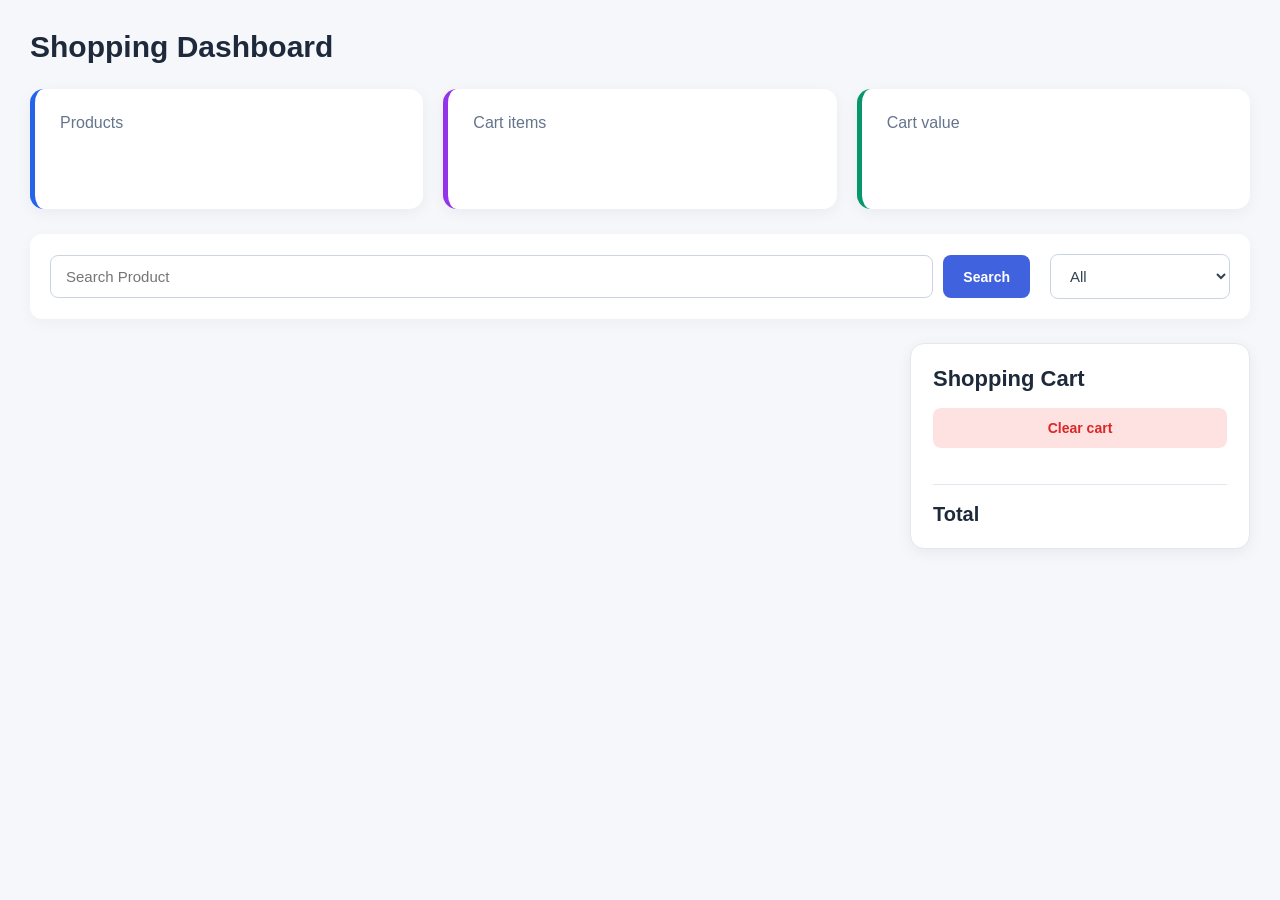
<file: e-commerce/index.html>
<!DOCTYPE html>
<html lang="en">
<head>
    <meta charset="UTF-8">
    <meta name="viewport" content="width=device-width, initial-scale=1.0">
    <title>E-commerce Shopping Dashboard</title>
    <link rel="stylesheet" href="style.css">
    <script src="script.js" defer></script>
</head>
<body>
    <div class="hero-section">
        <div class="count-section">
            <div id="total-products-count">
                <h3>Products</h3>
                <p id="js-total-products-count"></p>
            </div>

            <div id="total-cart-items">
                <h3>Cart items</h3>
                <p id="js-total-cart-items"></p>
            </div>

            <div id="total-cart-value">
                <h3>Cart value</h3>
                <p id="js-total-cart-value"></p>
            </div>
        </div>

        <div class="search-filter-section">
            <div class="js-search-section">
                <input type="text" name="search-item" id="search-item" placeholder="Search Product">
                <button id="js-search-btn">Search</button>
            </div>

            <div class="js-filter-section">
                <select name="item-type" id="item-type">
                    <option value="all" selected>All</option>
                    <option value="men's clothing">men's clothing</option>
                    <option value="jewelery">jewelery</option>
                    <option value="electronics">electronics</option>
                    <option value="women's clothing">women's clothing</option>
                </select>
            </div>
        </div>
    </div>

    <div class="product-display-section">

    </div>

    <div class="shoping-cart-section">
        <h2>Shopping Cart</h2>
        <button id="js-clear-cart-btn">Clear cart</button>
        <div class="js-cart-items">
        </div>
        <h2>Total<span id="js-cart-value"></span></h2>
    </div>
</body>
</html>
</file>
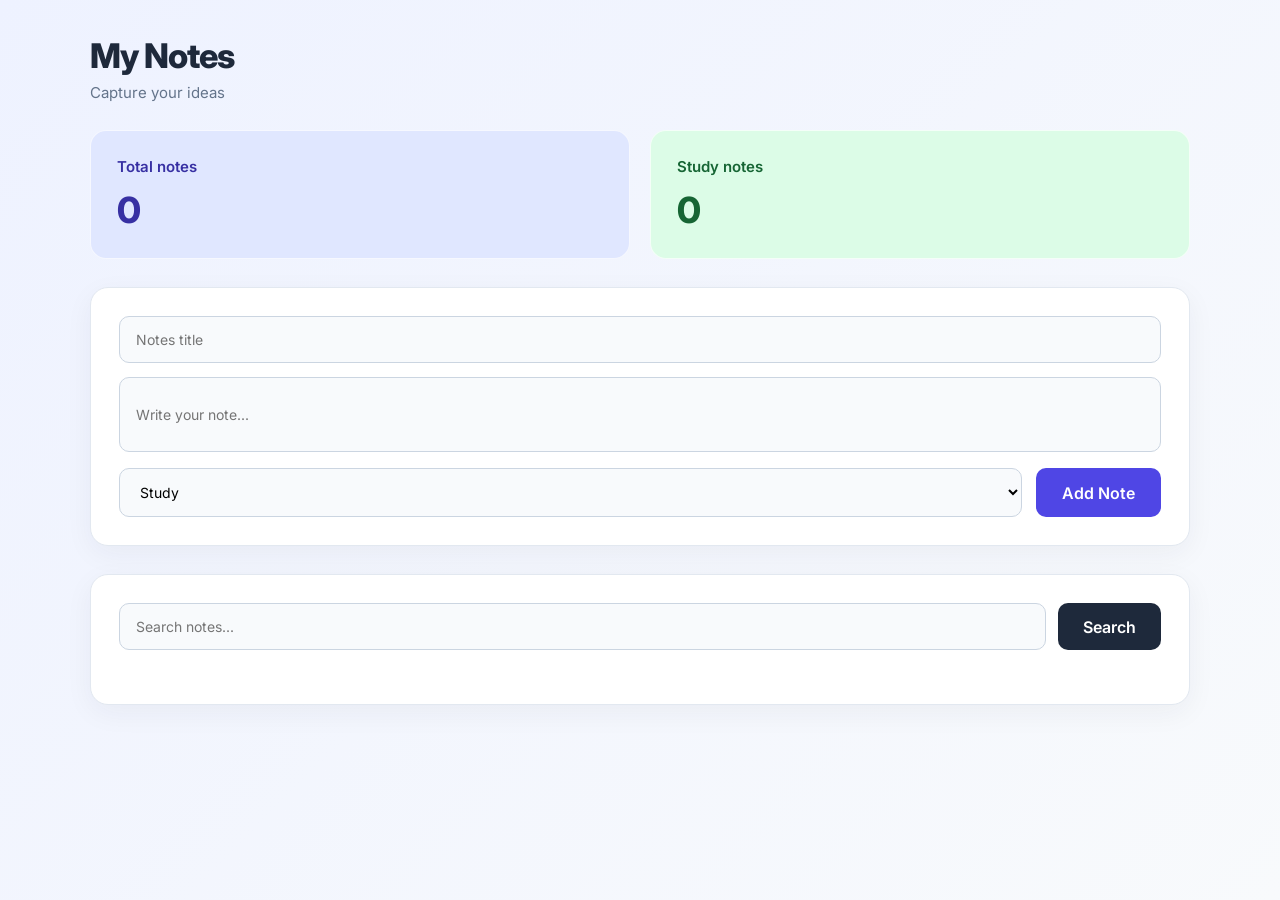
<file: Notes Manager/index.html>
<!DOCTYPE html>
<html lang="en">

<head>
    <meta charset="UTF-8">
    <meta name="viewport" content="width=device-width, initial-scale=1.0">
    <title>Notes Manager</title>
    <link rel="stylesheet" href="style.css">
</head>

<body>
    <div class="main-section">

        <div id="headings-section">
            <h1 class="heading">My Notes</h1>
            <p>Capture your ideas</p>
        </div>

        <div class="counters">
            <div class="total-notes">
                <h2>Total notes</h2>
                <p id="js-total-notes"></p>
            </div>
            <div class="total-study-notes">
                <h2>Study notes</h2>
                <p id="js-total-study-notes"></p>
            </div>
        </div>

        <div class="notes-adding-section">
            <div class="notes">

                <input type="text" name="js-notes-title" id="js-notes-title" placeholder="Notes title">

                <input type="text" name="js-notes-data" id="js-notes-data" placeholder="Write your note...">
            </div>

            <div class="notes-category">

                <select name="js-notes-category" id="js-notes-category">
                    <option value="study">Study</option>
                    <option value="personal">Personal</option>
                    <option value="work">Work</option>
                </select>

                <button id="js-add-note-btn">Add Note</button>
            </div>
        </div>

        <div class="notes-display-section">
            <div id="search">
                <input type="text" name="js-search" id="js-search" placeholder="Search notes...">
                <button id="js-search-btn">Search</button>
            </div>
            <div class="js-notes-display">

            </div>
        </div>
    </div>
    <script src="script.js"></script>
</body>

</html>
</file>
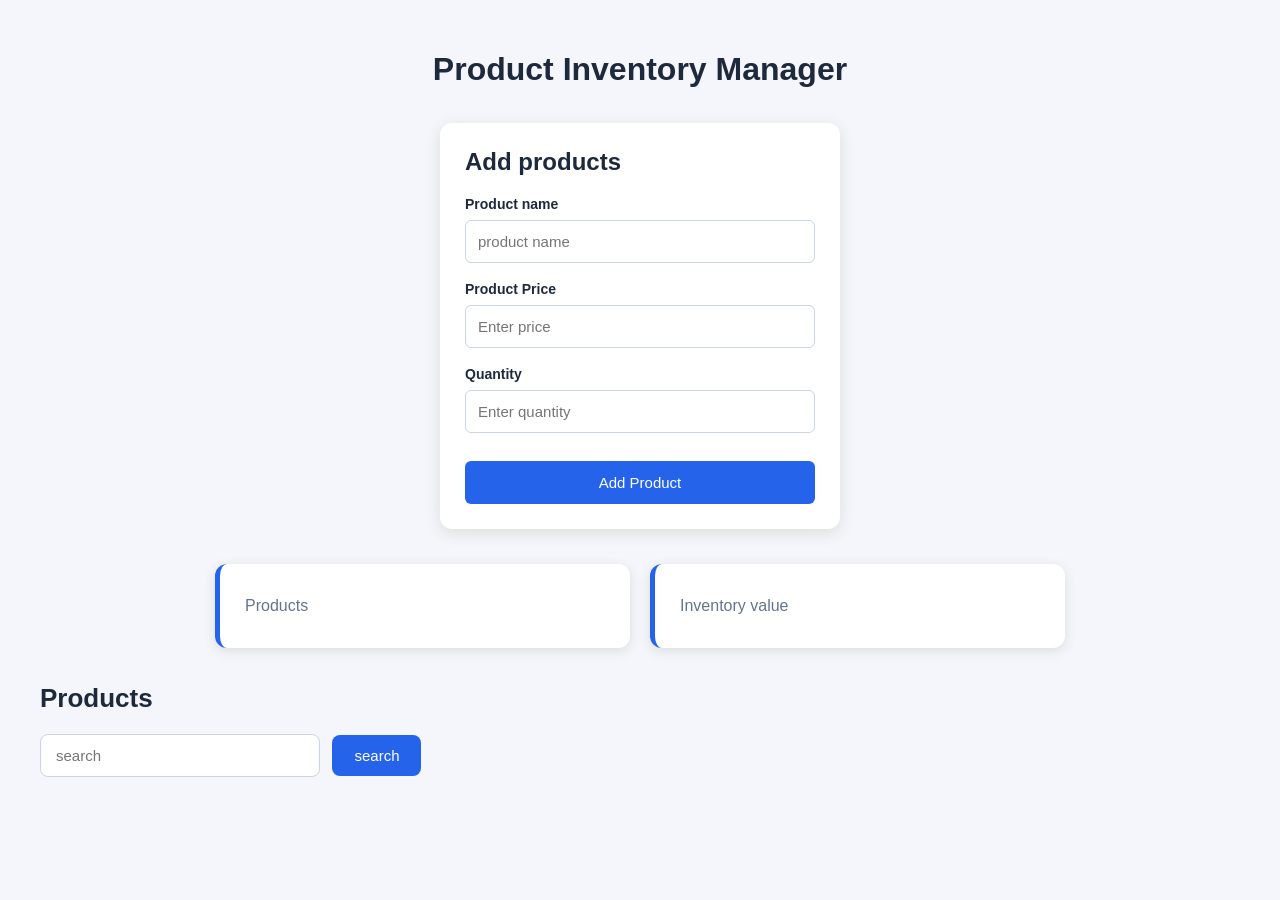
<file: Product Inventory Manager/index.html>
<!DOCTYPE html>
<html lang="en">

<head>
    <meta charset="UTF-8">
    <meta name="viewport" content="width=device-width, initial-scale=1.0">
    <title>Product Inventory Manager</title>
    <link rel="stylesheet" href="style.css">
</head>

<body>
    <h1>Product Inventory Manager</h1>
    <div class="addProducts">
        <h2>Add products</h2>

        <div class="name">
            <p>Product name</p>
            <input type="text" name="productName" id="productName" placeholder="product name">
        </div>

        <div class="productPrice">
            <p>Product Price</p>
            <input type="text" name="price" id="price" placeholder="Enter price">
        </div>

        <div class="productQuantity">
            <p>Quantity</p>
            <input type="text" name="quantity" id="quantity" placeholder="Enter quantity">
        </div>

        <button class="add" onclick="addProduct()">Add Product</button>
    </div>

    <div class="dashboard">
        <div class="totalProducts">
            <p>Products</p>
            <p class="total"></p>
        </div>
        <div class="value">
            <p>Inventory value</p>
            <p class="totalValue"></p>
        </div>
    </div>

    <div class="products">
        <h2>Products</h2>
        <input type="text" name="searchItem" id="searchItem" placeholder="search">
        <button onclick="search()">search</button>
        <div class="js-products"></div>
    </div>

    <script src="script.js">
       
    </script>
</body>

</html>
</file>
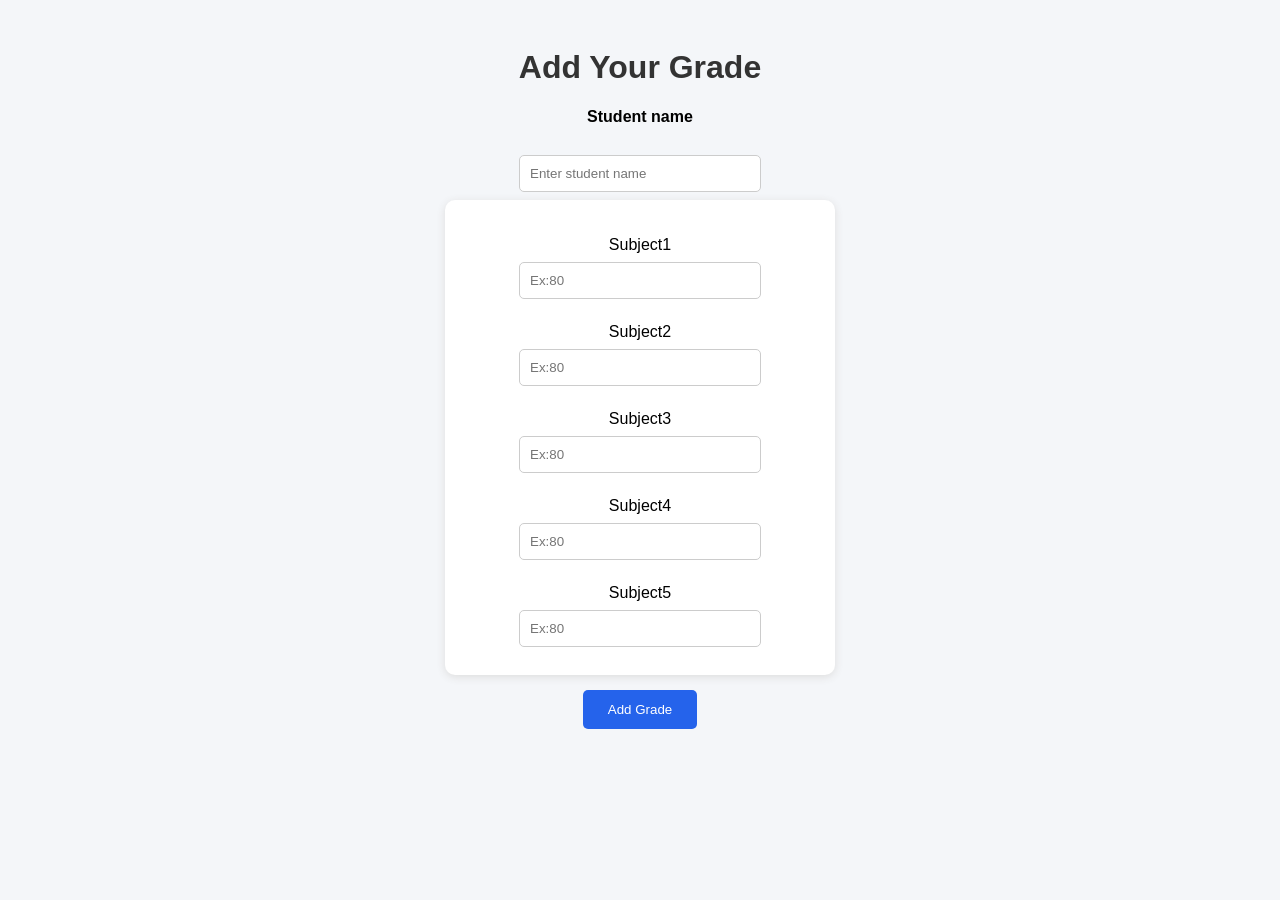
<file: Student Grade Calculator/index.html>
<!DOCTYPE html>
<html lang="en">

<head>
    <meta charset="UTF-8">
    <meta name="viewport" content="width=device-width, initial-scale=1.0">
    <title>Student Grade Calculator</title>
    <link rel="stylesheet" href="style.css">
</head>

<body>
    <h1>Add Your Grade</h1>
    <h4>Student name</h4>
    <input type="text" name="studentName" id="studentName" placeholder="Enter student name">
    <br>
    <div id="studentMarks">
        <p>Subject1</p>
        <input type="text" name="subject1" id="subject1" placeholder="Ex:80">

        <p>Subject2</p>
        <input type="text" name="subject2" id="subject2" placeholder="Ex:80">

        <p>Subject3</p>
        <input type="text" name="subject3" id="subject3" placeholder="Ex:80">

        <p>Subject4</p>
        <input type="text" name="subject4" id="subject4" placeholder="Ex:80">

        <p>Subject5</p>
        <input type="text" name="subject5" id="subject5" placeholder="Ex:80">

    </div>
    <button onclick="add()">Add Grade</button>

    <div id="studentsList"></div>

    <script>
        const students = []
        function add() {
            const name=document.querySelector('#studentName').value;
            const subject1 = Number(document.querySelector('#subject1').value);
            const grade1= subject1>=35 ? 'pass':'fail';

            const subject2 = Number(document.querySelector('#subject2').value);
            const grade2= subject2>=35 ? 'pass':'fail';

            const subject3 = Number(document.querySelector('#subject3').value);
            const grade3= subject3>=35 ? 'pass':'fail';

            const subject4 = Number(document.querySelector('#subject4').value);
            const grade4= subject4>=35 ? 'pass':'fail';

            const subject5 = Number(document.querySelector('#subject5').value);
            const grade5= subject5>=35 ? 'pass':'fail';

            document.querySelector('#subject1').value = '';
            document.querySelector('#subject2').value = '';
            document.querySelector('#subject3').value = '';
            document.querySelector('#subject4').value = '';
            document.querySelector('#subject5').value = '';
            document.querySelector('#studentName').value='';

            let total=subject1+subject2+subject3+subject4+subject5;
            students.push({
                name: name,
                marks: [
                    {
                        mark: subject1,  
                        grade: grade1,
                    },
                    {
                        mark: subject2,
                        grade: grade2,
                    },
                    {
                        mark: subject3,
                        grade: grade3,
                    },
                    {
                        mark: subject4,
                        grade: grade4,
                    },
                    {
                        mark: subject5,
                        grade: grade5,
                    }
                    
                ],
                total: total,
            });

            students.forEach((student)=>{
                let fail=0;
                student.marks.forEach((markk)=>{
                    if(markk.grade==='fail'){
                        fail++;
                    }
                })
                if(fail==0){
                    student.result='pass'
                }
                else{
                    student.result='fail'
                }
            });

            display();

        }

        function display() {
            let detailsList = '';
            students.forEach(
                (student) => {
                    detailsList += `<div class="student-card">
                    <p>student name:${student.name}</p>
                            `
                    student.marks.forEach((markk,index) => {
                        detailsList += `<p>subject ${index+1} :${markk.mark}</p>
                            <p>grade:${markk.grade}</p>`;
                    });

                    detailsList+=`total=${student.total}/500 
                    result:${student.result}
                    </div>`;
                }
            );
            document.querySelector('#studentsList').innerHTML = detailsList;
        }

    </script>
</body>

</html>
</file>
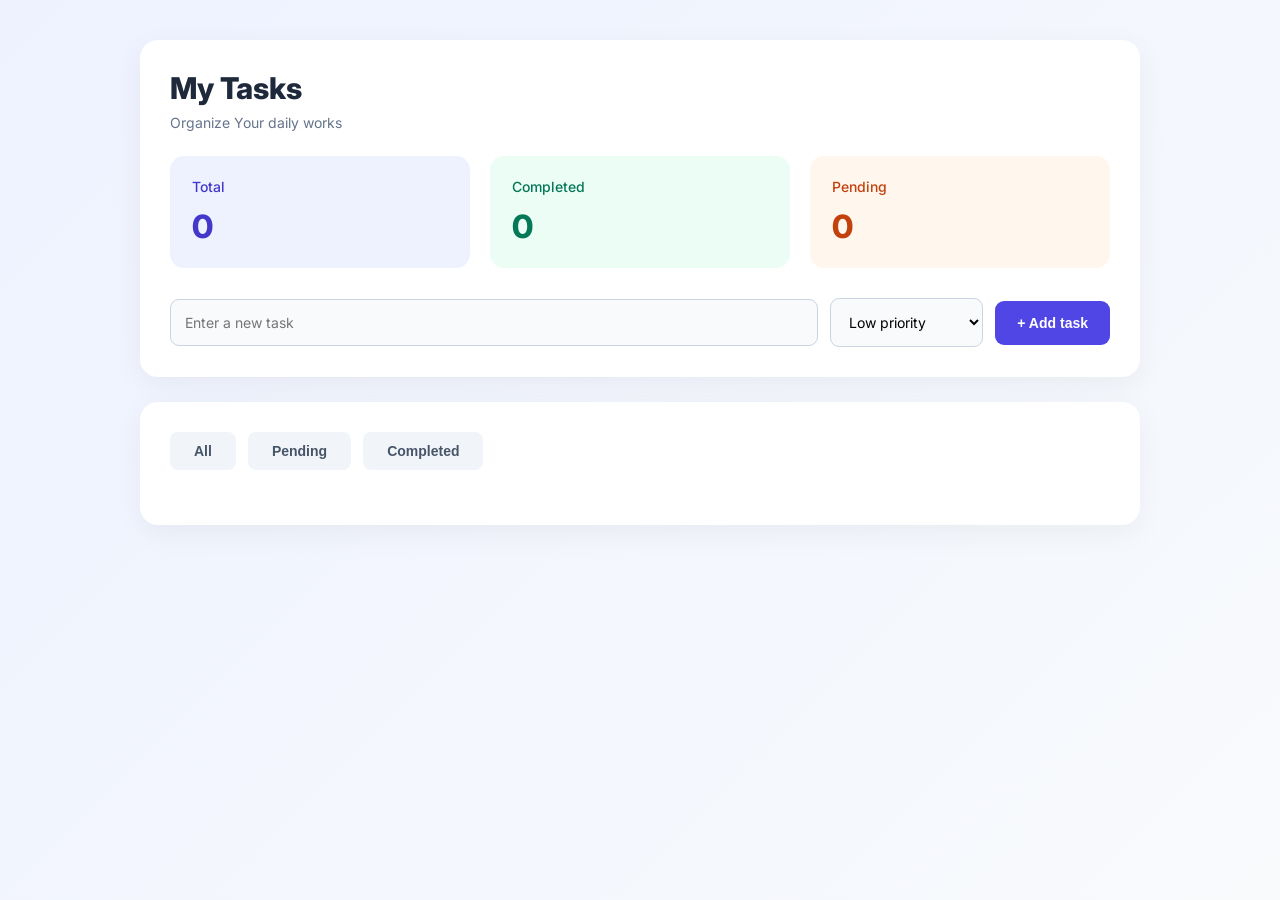
<file: Task Management Dashboard/index.html>
<!DOCTYPE html>
<html lang="en">
<head>
    <meta charset="UTF-8">
    <meta name="viewport" content="width=device-width, initial-scale=1.0">
    <title>Task Management Dashboard</title>
    <link rel="stylesheet" href="style.css">
</head>
<body>
    <div class="hero">
        <div class="heading">
            <h2>My Tasks</h2>
            <p>Organize Your daily works</p>
        </div>

        <div class="count">

            <div class="displayTotal">
                <h3>Total</h3>
                <h2 class="js-total-tasks"></h2>
            </div>

            <div class="displayCompleted">
                <h3>Completed</h3>
                <h2 class="js-total-completed"></h2>
            </div>

            <div class="displayPending">
                <h3>Pending</h3>
                <h2 class="js-total-pending"></h2>
            </div>

        </div>

        <div class="task-adding-setction">
            <input type="text" name="newTask" id="newTask" placeholder="Enter a new task">

            <select name="priority" id="priority">
                <option value="Low priority">Low priority</option>
                <option value="Medium priority">Medium priority</option>
                <option value="High priority">High priority</option>
            </select>

            <button class="js-add-button">+ Add task</button>
        </div>
    </div>

    <div class="project-display-section">
        <div class="project-status">
            <button class="js-all">All</button>
            <button class="js-pending">Pending</button>
            <button class="js-completed">Completed</button>
        </div>

        <div class="js-projects-display">

        </div>
    </div>

    <script src="script.js"></script>

</body>
</html>
</file>
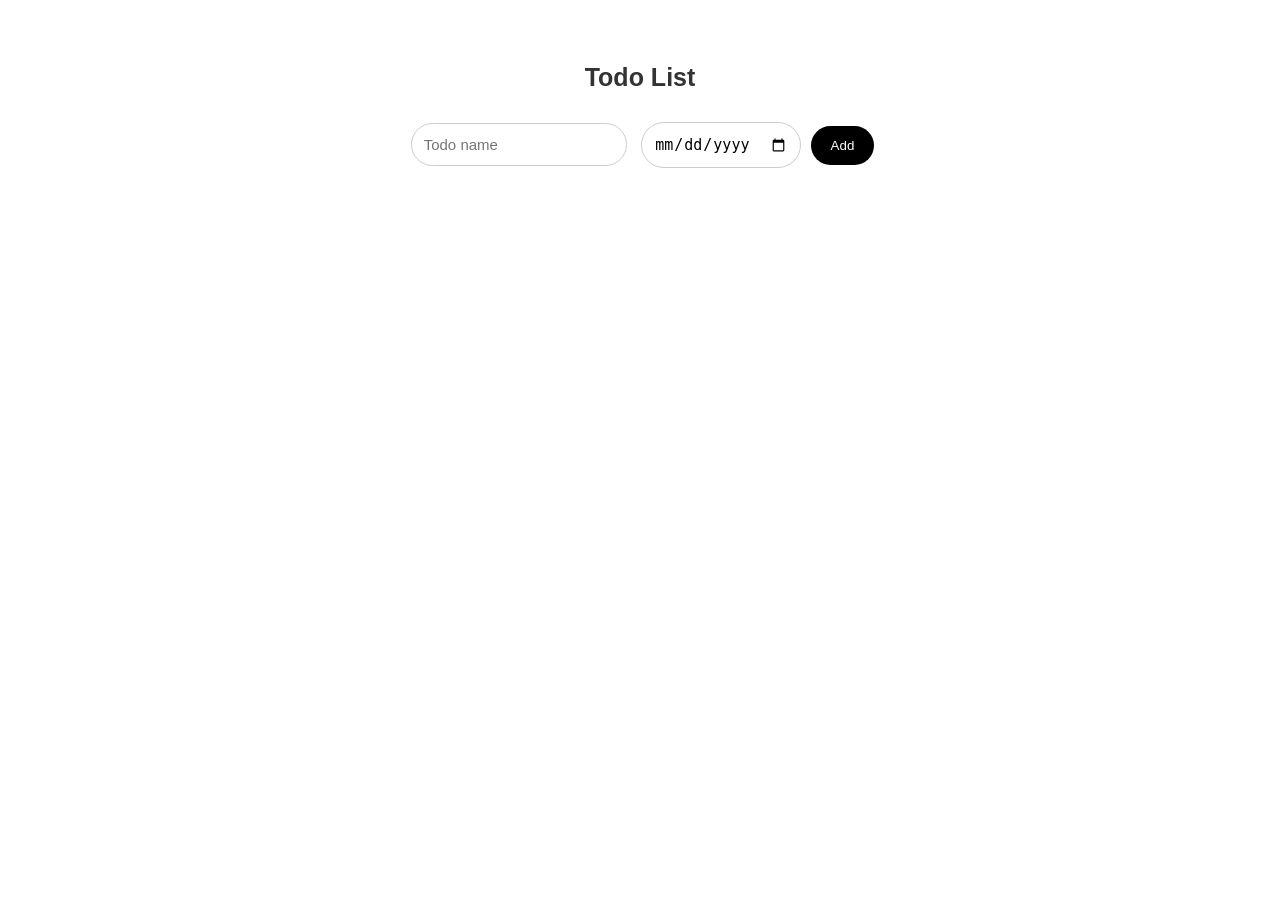
<file: todo/index.html>
<!DOCTYPE html>
<html lang="en">

<head>
    <meta charset="UTF-8">
    <meta name="viewport" content="width=device-width, initial-scale=1.0">
    <title>Simple todo</title>
    <link rel="stylesheet" href="style.css">
</head>

<body>
    <p>
        Todo List
    </p>

    <input class="js-todo" placeholder="Todo name">

    <input type="date" name="date" id="date">

    <button class="js-btn" onclick="addTodo()">Add</button>

    <div class="js-todoList"></div>
    
    <script src="script.js">
    </script>
</body>

</html>
</file>
<file: e-commerce/style.css>
/* General styling */
* {
    margin: 0;
    padding: 0;
    box-sizing: border-box;
}

body {
    font-family: 'Segoe UI', Arial, sans-serif;
    background: #f5f7fb;
    color: #1e293b;
    max-width: 1800px;
    margin: 0 auto;
    padding: 30px;
    display: grid;
    grid-template-columns: minmax(0, 1fr) 340px;
    gap: 24px;
    align-items: start;
}

/* Full-width dashboard header */
.hero-section {
    grid-column: 1 / -1;
    min-width: 0;
}
.hero-section::before {
    content: 'Shopping Dashboard';
    display: block;
    font-size: 30px;
    font-weight: 700;
    margin-bottom: 25px;
}
.count-section {
    display: grid;
    grid-template-columns: repeat(3, minmax(0, 1fr));
    gap: 20px;
    margin-bottom: 25px;
}
.count-section > div {
    background: white;
    padding: 25px;
    border-radius: 14px;
    box-shadow: 0 4px 15px rgba(0,0,0,.05);
}
.count-section h3 {
    font-size: 16px;
    font-weight: 500;
    color: #64748b;
    margin-bottom: 12px;
}
.count-section p {
    font-size: 30px;
    font-weight: 700;
    min-height: 40px;
    overflow-wrap: anywhere;
}
#total-products-count { border-left: 5px solid #2563eb; color: #2563eb; }
#total-cart-items { border-left: 5px solid #9333ea; color: #9333ea; }
#total-cart-value { border-left: 5px solid #059669; color: #059669; }

/* Search and filter */
.search-filter-section {
    display: flex;
    align-items: center;
    justify-content: space-between;
    gap: 20px;
    background: white;
    padding: 20px;
    border-radius: 12px;
    box-shadow: 0 4px 15px rgba(0,0,0,.04);
}
.js-search-section { display: flex; gap: 10px; flex: 1; min-width: 0; }
#search-item, #item-type {
    padding: 12px 15px;
    border: 1px solid #cbd5e1;
    border-radius: 8px;
    background: white;
    color: #334155;
    font-size: 15px;
}
#search-item { width: 100%; min-width: 0; }
#item-type { min-width: 180px; cursor: pointer; }
#search-item:focus, #item-type:focus {
    outline: 2px solid #93c5fd;
    border-color: #2563eb;
}
button {
    border: none;
    border-radius: 8px;
    padding: 12px 20px;
    font-size: 14px;
    font-weight: 600;
    cursor: pointer;
    transition: background .2s, transform .2s, box-shadow .2s;
}
button:active { transform: scale(.96); }
button:focus-visible { outline: 3px solid #93c5fd; outline-offset: 2px; }
#js-search-btn, .js-add-to-cart-btn { background: #4062df; color: white; }
#js-search-btn:hover, .js-add-to-cart-btn:hover { background: #294ac4; }

/* Products: left column */
.product-display-section {
    grid-column: 1;
    min-width: 0;
    display: grid;
    grid-template-columns: repeat(auto-fill, minmax(min(100%, 220px), 1fr));
    gap: 20px;
}
.product-cards {
    display: flex;
    flex-direction: column;
    gap: 12px;
    min-width: 0;
    background: white;
    padding: 20px;
    border: 1px solid #e2e8f0;
    border-radius: 14px;
    box-shadow: 0 4px 15px rgba(0,0,0,.06);
    overflow: hidden;
    transition: transform .25s, box-shadow .25s;
}
.product-cards:hover { transform: translateY(-4px); box-shadow: 0 10px 25px rgba(0,0,0,.1); }
.product-image { width: 100%; height: 200px; object-fit: contain; padding: 12px; }
.product-title, .product-description {
    display: -webkit-box;
    -webkit-box-orient: vertical;
    overflow: hidden;
    overflow-wrap: anywhere;
}
.product-title { font-size: 17px; line-height: 1.5; font-weight: 600; -webkit-line-clamp: 2; min-height: 51px; }
.product-description { color: #64748b; font-size: 13px; line-height: 1.6; -webkit-line-clamp: 3; }
.product-price { font-size: 21px; font-weight: 700; }
.product-category { align-self: flex-start; background: #eff6ff; color: #2563eb; padding: 6px 12px; border-radius: 20px; font-size: 12px; font-weight: 500; text-transform: capitalize; }
.product-rating { color: #d97706; font-size: 15px; font-weight: 600; }
.product-rating::before { content: '★ '; }
.product-count { color: #64748b; font-size: 13px; }
.product-count::after { content: ' reviews'; }
.js-add-to-cart-btn { width: 100%; margin-top: auto; padding: 12px; }

/* Shopping cart: sticky right column */
.shoping-cart-section {
    grid-column: 2;
    position: sticky;
    top: 20px;
    align-self: start;
    min-width: 0;
    max-height: calc(100vh - 40px);
    display: flex;
    flex-direction: column;
    background: white;
    padding: 22px;
    border: 1px solid #e2e8f0;
    border-radius: 14px;
    box-shadow: 0 4px 15px rgba(0,0,0,.06);
}
.shoping-cart-section > h2 { font-size: 22px; margin-bottom: 16px; }
#js-clear-cart-btn { background: #fee2e2; color: #dc2626; width: 100%; }
#js-clear-cart-btn:hover { background: #dc2626; color: white; }

/* Scrollable cart items */
.js-cart-items {
    margin: 18px 0;
    min-height: 0;
    overflow-y: auto;
    overscroll-behavior: contain;
    scrollbar-width: thin;
}
.js-cart-items:empty::before {
    content: 'Your cart is empty';
    display: block;
    text-align: center;
    padding: 32px 12px;
    color: #94a3b8;
    background: #f8fafc;
    border-radius: 10px;
}
.js-cart-items > h2 { font-size: 16px; font-weight: 500; color: #94a3b8; text-align: center; padding: 32px 12px; background: #f8fafc; border-radius: 10px; }
.cart-cards { display: flex; align-items: center; gap: 12px; justify-content: space-between; padding: 14px 0; border-bottom: 1px solid #e2e8f0; }
.cart-cards:last-child { border-bottom: none; }
.cart-item-description { flex: 1; min-width: 0; }
.cart-item-title { font-size: 14px; font-weight: 600; line-height: 1.5; overflow-wrap: anywhere; }
.cart-item-price { color: #059669; font-size: 15px; font-weight: 600; margin-top: 6px; }
.js-product-delete-btn { background: #fee2e2; color: #dc2626; padding: 8px 12px; font-size: 12px; flex-shrink: 0; text-transform: capitalize; }
.js-product-delete-btn:hover { background: #dc2626; color: white; }
.shoping-cart-section > h2:last-child { display: flex; justify-content: space-between; align-items: center; gap: 12px; border-top: 1px solid #e2e8f0; padding-top: 18px; margin: 0; font-size: 20px; }
#js-cart-value { color: #059669; overflow-wrap: anywhere; min-width: 0; }

/* Tablet */
@media (max-width: 1000px) {
    body { padding: 20px; grid-template-columns: minmax(0, 1fr) 290px; gap: 18px; }
    .shoping-cart-section { padding: 16px; }
    .product-display-section { gap: 15px; }
}

/* Small screens: cart below products */
@media (max-width: 760px) {
    body { grid-template-columns: minmax(0, 1fr); padding: 16px; }
    .hero-section, .product-display-section, .shoping-cart-section { grid-column: 1; }
    .shoping-cart-section { position: static; max-height: none; }
    .js-cart-items { max-height: 420px; }
    .count-section { gap: 10px; }
    .count-section > div { padding: 14px; }
    .count-section p { font-size: 22px; }
    .search-filter-section { flex-direction: column; align-items: stretch; }
    #item-type { width: 100%; }
}
@media (max-width: 480px) {
    body { padding: 12px; }
    .hero-section::before { font-size: 24px; }
    .count-section { grid-template-columns: 1fr; }
    .product-display-section { grid-template-columns: 1fr; }
    .product-image { height: 220px; }
}
</file>
<file: Notes Manager/style.css>
@import url('https://fonts.googleapis.com/css2?family=Inter:wght@400;500;600;700;800&display=swap');

:root {
    --primary: #4f46e5;
    --primary-dark: #4338ca;
    --text: #1e293b;
    --muted: #64748b;
    --border: #e2e8f0;
    --background: #f1f5ff;
}

* {
    margin: 0;
    padding: 0;
    box-sizing: border-box;
}

body {
    font-family: 'Inter', sans-serif;
    background: linear-gradient(135deg, #eef2ff, #f8fafc);
    color: var(--text);
    min-height: 100vh;
    padding: 35px 20px;
}

button,
input,
select {
    font: inherit;
}

button {
    cursor: pointer;
    transition: 0.2s ease;
}

.main-section {
    max-width: 1100px;
    margin: 0 auto;
}

/* HEADER */

#headings-section {
    margin-bottom: 28px;
}

.heading {
    font-size: 34px;
    font-weight: 800;
    letter-spacing: -1px;
    margin-bottom: 7px;
}

#headings-section p {
    color: var(--muted);
    font-size: 15px;
}

/* COUNTERS */

.counters {
    display: grid;
    grid-template-columns: repeat(2, 1fr);
    gap: 20px;
    margin-bottom: 28px;
}

.total-notes,
.total-study-notes {
    padding: 26px;
    border-radius: 16px;
    border: 1px solid rgba(255,255,255,0.7);
}

.total-notes {
    background: #e0e7ff;
    color: #3730a3;
}

.total-study-notes {
    background: #dcfce7;
    color: #166534;
}

.counters h2 {
    font-size: 15px;
    font-weight: 600;
    margin-bottom: 12px;
}

.counters p {
    font-size: 36px;
    font-weight: 800;
}

/* ADD NOTES SECTION */

.notes-adding-section {
    background: #ffffff;
    padding: 28px;
    border-radius: 18px;
    box-shadow: 0 8px 28px rgba(30, 41, 59, 0.05);
    margin-bottom: 28px;
    border: 1px solid var(--border);
}

.notes {
    display: flex;
    flex-direction: column;
    gap: 14px;
    margin-bottom: 16px;
}

#js-notes-title,
#js-notes-data,
#js-notes-category,
#js-search,
#js-edit-text {
    width: 100%;
    border: 1px solid #cbd5e1;
    background: #f8fafc;
    padding: 14px 16px;
    border-radius: 10px;
    font-size: 14px;
    outline: none;
    transition: 0.2s;
}

#js-notes-title:focus,
#js-notes-data:focus,
#js-notes-category:focus,
#js-search:focus,
#js-edit-text:focus {
    border-color: #818cf8;
    box-shadow: 0 0 0 3px #e0e7ff;
    background: white;
}

#js-notes-data {
    min-height: 75px;
}

.notes-category {
    display: flex;
    gap: 14px;
}

#js-notes-category {
    flex: 1;
    cursor: pointer;
}

#js-add-note-btn {
    background: var(--primary);
    color: white;
    border: none;
    padding: 14px 26px;
    border-radius: 10px;
    font-weight: 600;
    white-space: nowrap;
}

#js-add-note-btn:hover {
    background: var(--primary-dark);
    transform: translateY(-2px);
}

/* NOTES DISPLAY SECTION */

.notes-display-section {
    background: white;
    border: 1px solid var(--border);
    padding: 28px;
    border-radius: 18px;
    box-shadow: 0 8px 28px rgba(30, 41, 59, 0.05);
}

/* SEARCH */

#search {
    display: flex;
    gap: 12px;
    margin-bottom: 26px;
}

#js-search {
    flex: 1;
    min-width: 0;
}

#js-search-btn {
    padding: 12px 25px;
    border: none;
    border-radius: 10px;
    background: #1e293b;
    color: white;
    font-weight: 600;
}

#js-search-btn:hover {
    background: #334155;
}

/* NOTES GRID */

.js-notes-display {
    display: grid;
    grid-template-columns: repeat(2, minmax(0, 1fr));
    gap: 20px;
}

/* NOTE CARD */

.note-card {
    background: #ffffff;
    border: 1px solid var(--border);
    border-left: 4px solid var(--primary);
    border-radius: 14px;
    padding: 22px;
    min-width: 0;
    display: flex;
    flex-direction: column;
    gap: 16px;
    transition: 0.2s ease;
}

.note-card:hover {
    transform: translateY(-3px);
    box-shadow: 0 10px 28px rgba(30, 41, 59, 0.09);
}

.display-notes-data {
    flex: 1;
    min-width: 0;
}

.display-notes-data h2 {
    font-size: 19px;
    font-weight: 700;
    margin-bottom: 12px;
    overflow-wrap: anywhere;
}

.display-notes-data p {
    font-size: 14px;
    line-height: 1.7;
    color: #475569;
    margin-bottom: 12px;
    overflow-wrap: anywhere;
    white-space: pre-wrap;
}

/* Category label - last paragraph */

.display-notes-data p:last-child {
    display: table;
    background: #eef2ff;
    color: #4338ca;
    padding: 5px 12px;
    border-radius: 20px;
    font-size: 12px;
    font-weight: 600;
    text-transform: capitalize;
    margin-bottom: 0;
    white-space: normal;
}

/* EDIT SECTION */

.edit-section[hidden] {
    display: none !important;
}

.edit-section {
    display: flex;
    gap: 10px;
    align-items: center;
    background: #f8fafc;
    padding: 12px;
    border-radius: 10px;
}

#js-edit-text {
    flex: 1;
    min-width: 0;
    background: white;
}

.js-submit-btn {
    background: #16a34a;
    color: white;
    border: none;
    padding: 13px 18px;
    border-radius: 8px;
    font-size: 13px;
    font-weight: 600;
}

.js-submit-btn:hover {
    background: #15803d;
}

/* EDIT AND DELETE BUTTONS */

.changes-btns {
    display: flex;
    gap: 10px;
    padding-top: 14px;
    border-top: 1px solid var(--border);
}

.js-edit-btn,
.js-delete-btn {
    border: none;
    border-radius: 8px;
    padding: 10px 20px;
    font-size: 13px;
    font-weight: 600;
}

.js-edit-btn {
    background: #e0e7ff;
    color: #4338ca;
}

.js-edit-btn:hover {
    background: #c7d2fe;
}

.js-delete-btn {
    background: #fee2e2;
    color: #b91c1c;
}

.js-delete-btn:hover {
    background: #fecaca;
}

/* BUTTON CLICK ANIMATION */

button:active {
    transform: scale(0.97);
}

/* ACCESSIBILITY */

button:focus-visible {
    outline: 3px solid #818cf8;
    outline-offset: 3px;
}

/* TABLET */

@media (max-width: 768px) {
    body {
        padding: 22px 14px;
    }

    .heading {
        font-size: 28px;
    }

    .notes-adding-section,
    .notes-display-section {
        padding: 20px;
    }

    .js-notes-display {
        grid-template-columns: 1fr;
    }
}

/* MOBILE */

@media (max-width: 480px) {
    .counters {
        gap: 10px;
    }

    .total-notes,
    .total-study-notes {
        padding: 18px;
    }

    .counters h2 {
        font-size: 12px;
    }

    .counters p {
        font-size: 28px;
    }

    .notes-category {
        flex-direction: column;
    }

    #search {
        flex-direction: column;
    }

    #js-search-btn,
    #js-add-note-btn {
        width: 100%;
    }

    .edit-section {
        flex-direction: column;
        align-items: stretch;
    }

    .js-edit-btn,
    .js-delete-btn {
        flex: 1;
    }
}
</file>
<file: Product Inventory Manager/style.css>
* {
    box-sizing: border-box;
}

body {
    font-family: Arial, sans-serif;
    background-color: #f4f6fb;
    color: #1e293b;
    margin: 0;
    padding: 30px;
}

h1 {
    text-align: center;
    color: #1e293b;
    margin-bottom: 35px;
}

h2 {
    margin-top: 0;
}

/* Add Product Form */

.addProducts {
    background-color: white;
    width: 400px;
    max-width: 100%;
    padding: 25px;
    margin: 20px auto;
    border-radius: 12px;
    box-shadow: 0 4px 15px #ddd;
}

.addProducts p {
    font-size: 14px;
    font-weight: 600;
    margin-bottom: 8px;
}

.addProducts input {
    width: 100%;
    padding: 12px;
    border: 1px solid #cbd5e1;
    border-radius: 6px;
    font-size: 15px;
    outline: none;
}

.addProducts input:focus {
    border-color: #2563eb;
}

.addProducts .name,
.productPrice,
.productQuantity {
    margin-bottom: 18px;
}

.add {
    background-color: #2563eb;
    color: white;
    width: 100%;
    padding: 13px;
    border: none;
    border-radius: 6px;
    font-size: 15px;
    cursor: pointer;
    margin-top: 10px;
}

.add:hover {
    background-color: #1d4ed8;
}

/* Dashboard */

.dashboard {
    display: grid;
    grid-template-columns: repeat(2, 1fr);
    gap: 20px;
    max-width: 850px;
    margin: 35px auto;
}

.totalProducts,
.value {
    background-color: white;
    padding: 25px;
    border-radius: 12px;
    box-shadow: 0 3px 12px #ddd;
    border-left: 5px solid #2563eb;
}

.totalProducts p,
.value p {
    margin: 8px 0;
    color: #64748b;
}

.total,
.totalValue {
    font-size: 30px;
    font-weight: bold;
    color: #1e293b !important;
}

/* Products Section */

.products {
    max-width: 1000px;
    margin: 30px auto;
}

.products h2 {
    margin-bottom: 20px;
}

.js-products {
    display: grid;
    grid-template-columns: repeat(3, 1fr);
    gap: 20px;
}

/* Individual Product Cards */




.product-card {
    background: white;
    padding: 22px;
    border-radius: 20px;
    border: 1px solid #e2e8f0;
    box-shadow: 0 3px 10px #ddd;
}

.product-card > h3 {
    font-size: 24px;
    color: #1e293b;
    margin: 5px 0 25px;
    padding-bottom: 25px;
    border-bottom: 1px solid #e2e8f0;
}

.product-info {
    display: flex;
    justify-content: space-between;
    align-items: center;
    padding-bottom: 25px;
    border-bottom: 2px solid #e2e8f0;
    margin-bottom: 25px;
}

.product-info div:last-child {
    text-align: right;
}

.product-info p {
    color: #64748b;
    font-size: 15px;
    margin: 5px 0 12px;
    font-weight: normal;
}

.product-info h3 {
    color: #1e293b;
    font-size: 20px;
    margin: 0;
}

.product-info .stock {
    color: #15803d;
    font-size: 18px;
}

.product-card button {
    width: 100%;
    padding: 15px;
    background-color: #f9e2e2;
    color: #dc2626;
    border: none;
    border-radius: 10px;
    font-size: 17px;
    cursor: pointer;
}

.product-card button:hover {
    background-color: #dc2626;
    color: white;
}


/* Products Section */

.products {
    max-width: 1200px;
    margin: 30px auto;
}

.products h2 {
    font-size: 26px;
    color: #1e293b;
    margin-bottom: 20px;
}

/* Search Input */

#searchItem {
    width: 280px;
    max-width: 65%;
    padding: 12px 15px;
    font-size: 15px;
    border: 1px solid #cbd5e1;
    border-radius: 8px;
    outline: none;
    background-color: white;
    margin-right: 8px;
    margin-bottom: 25px;
}

#searchItem:focus {
    border-color: #2563eb;
    box-shadow: 0 0 5px #bfdbfe;
}

/* Search Button */

.products > button {
    background-color: #2563eb;
    color: white;
    padding: 12px 22px;
    font-size: 15px;
    border: none;
    border-radius: 8px;
    cursor: pointer;
    transition: 0.2s;
}

.products > button:hover {
    background-color: #1d4ed8;
}

.products > button:active {
    transform: scale(0.95);
}

/* Space between search and cards */

.js-products {
    display: grid;
    grid-template-columns: repeat(3, 1fr);
    gap: 20px;
    margin-top: 10px;
}

@media (max-width: 900px) {
    .js-products {
        grid-template-columns: repeat(2, 1fr);
    }
}

@media (max-width: 600px) {
    .js-products {
        grid-template-columns: 1fr;
    }

    #searchItem {
        width: 60%;
    }
}
</file>
<file: Student Grade Calculator/style.css>
body {
    font-family: Arial, sans-serif;
    background-color: #f4f6f9;
    text-align: center;
    padding: 20px;
}

h1 {
    color: #333;
}

input {
    padding: 10px;
    margin: 8px;
    width: 220px;
    border: 1px solid #ccc;
    border-radius: 5px;
}

button {
    padding: 12px 25px;
    background-color: #2563eb;
    color: white;
    border: none;
    border-radius: 5px;
    cursor: pointer;
    margin: 15px;
}

button:hover {
    background-color: #1d4ed8;
}

#studentMarks {
    background-color: white;
    padding: 20px;
    max-width: 350px;
    margin: auto;
    border-radius: 10px;
    box-shadow: 0 2px 8px #ddd;
}

#studentMarks p {
    margin-bottom: 0;
}

#studentsList {
    background-color: white;
    max-width: 350px;
    margin: 20px auto;
    padding: 15px;
    border-radius: 10px;
    text-align: left;
}


#studentsList {
    display: grid;
    grid-template-columns: repeat(3, 1fr);
    gap: 20px;
    max-width: 1200px;
    margin: 30px auto;
    padding: 10px;
    background: transparent;
}

.student-card {
    background-color: white;
    padding: 20px;
    border-radius: 10px;
    box-shadow: 0 2px 8px #ddd;
    margin: 0;
    text-align: left;
}

@media (max-width: 900px) {
    #studentsList {
        grid-template-columns: repeat(2, 1fr);
    }
}

@media (max-width: 600px) {
    #studentsList {
        grid-template-columns: 1fr;
    }
}
</file>
<file: Task Management Dashboard/style.css>
@import url('https://fonts.googleapis.com/css2?family=Inter:wght@400;500;600;700;800&display=swap');

* {
    margin: 0;
    padding: 0;
    box-sizing: border-box;
}

body {
    font-family: 'Inter', sans-serif;
    background: linear-gradient(135deg, #eef2ff, #f8fafc);
    color: #1e293b;
    min-height: 100vh;
    padding: 40px 20px;
}

/* Main containers */

.hero,
.project-display-section {
    max-width: 1000px;
    margin: 0 auto 25px;
    background: white;
    padding: 30px;
    border-radius: 18px;
    box-shadow: 0 8px 30px rgba(0, 0, 0, 0.05);
}

/* Heading */

.heading {
    margin-bottom: 25px;
}

.heading h2 {
    font-size: 30px;
    font-weight: 800;
    color: #1e293b;
    margin-bottom: 8px;
}

.heading p {
    color: #64748b;
    font-size: 14px;
}

/* Statistics */

.count {
    display: grid;
    grid-template-columns: repeat(3, 1fr);
    gap: 20px;
    margin-bottom: 30px;
}

.displayTotal,
.displayCompleted,
.displayPending {
    padding: 22px;
    border-radius: 14px;
}

.displayTotal {
    background: #eef2ff;
    color: #4338ca;
}

.displayCompleted {
    background: #ecfdf5;
    color: #047857;
}

.displayPending {
    background: #fff7ed;
    color: #c2410c;
}

.count h3 {
    font-size: 14px;
    font-weight: 500;
    margin-bottom: 12px;
}

.count h2 {
    font-size: 32px;
    font-weight: 800;
}

/* Add task section */

.task-adding-setction {
    display: flex;
    gap: 12px;
    align-items: center;
}

#newTask {
    flex: 1;
    min-width: 0;
}

#newTask,
#priority {
    padding: 14px;
    border: 1px solid #cbd5e1;
    border-radius: 9px;
    background: #f8fafc;
    font-family: inherit;
    font-size: 14px;
    outline: none;
    transition: 0.2s;
}

#newTask:focus,
#priority:focus {
    border-color: #6366f1;
    box-shadow: 0 0 0 3px #e0e7ff;
}

#priority {
    cursor: pointer;
}

.js-add-button {
    background: #4f46e5;
    color: white;
    padding: 14px 22px;
    border: none;
    border-radius: 9px;
    font-size: 14px;
    font-weight: 600;
    cursor: pointer;
    transition: 0.2s;
}

.js-add-button:hover {
    background: #4338ca;
    transform: translateY(-2px);
}

/* Status filter buttons */

.project-status {
    display: flex;
    gap: 12px;
    margin-bottom: 25px;
}

.project-status button {
    padding: 11px 24px;
    border: none;
    background: #f1f5f9;
    color: #475569;
    border-radius: 8px;
    font-size: 14px;
    font-weight: 600;
    cursor: pointer;
    transition: 0.2s;
}

.project-status button:hover {
    background: #e0e7ff;
    color: #4338ca;
}

.project-status button.active {
    background: #4f46e5;
    color: white;
}

/* Task cards */

.js-projects-display {
    display: grid;
    grid-template-columns: repeat(2, minmax(0, 1fr));
    gap: 18px;
}

.task-card {
    background: white;
    padding: 22px;
    border: 1px solid #e2e8f0;
    border-radius: 14px;
    transition: 0.2s;
    overflow-wrap: anywhere;
}

.task-card:hover {
    transform: translateY(-3px);
    box-shadow: 0 8px 25px rgba(0, 0, 0, 0.07);
}

.task-card h2 {
    font-size: 18px;
    font-weight: 600;
    margin-bottom: 12px;
}

.task-card p {
    display: table;
    padding: 6px 12px;
    border-radius: 20px;
    background: #fef3c7;
    color: #92400e;
    font-size: 12px;
    font-weight: 600;
    margin-bottom: 20px;
}

/* Complete button */

.completedBtn {
    background: #dcfce7;
    color: #166534;
    padding: 10px 18px;
    border: none;
    border-radius: 8px;
    font-weight: 600;
    cursor: pointer;
    margin-right: 8px;
    transition: 0.2s;
}

.completedBtn:hover {
    background: #bbf7d0;
}

/* Delete button */

.js-delete {
    background: #fee2e2;
    color: #b91c1c;
    padding: 10px 18px;
    border: none;
    border-radius: 8px;
    font-weight: 600;
    cursor: pointer;
    transition: 0.2s;
}

.js-delete:hover {
    background: #fecaca;
}

/* Responsive design */

@media (max-width: 768px) {
    body {
        padding: 20px 12px;
    }

    .hero,
    .project-display-section {
        padding: 20px;
    }

    .count {
        gap: 10px;
    }

    .count h2 {
        font-size: 25px;
    }

    .task-adding-setction {
        flex-direction: column;
        align-items: stretch;
    }

    .js-projects-display {
        grid-template-columns: 1fr;
    }
}

@media (max-width: 480px) {
    .count {
        grid-template-columns: 1fr;
    }

    .project-status {
        gap: 6px;
    }

    .project-status button {
        flex: 1;
        padding: 10px 8px;
        font-size: 12px;
    }
}
</file>
<file: todo/style.css>
body {
    font-family: Arial, sans-serif;
    background-color: #ffffff;
    text-align: center;
    padding: 30px;
}

p {
    font-size: 25px;
    font-weight: bold;
    color: #333;
}

input {
    padding: 12px;
    margin: 5px;
    border: 1px solid #ccc;
    border-radius: 25px;
    font-size: 15px;
    background-color: transparent;
}

button {
    padding: 12px 20px;
    background-color: #000000;
    color: white;
    border: none;
    border-radius: 20px;
    cursor: pointer;
}

button:hover {
    opacity: 0.8;
    box-shadow: 5px 3px 5px #ddd;
}

.js-todoList {
    max-width: 650px;
    margin: 30px auto;
}

.todo-item {
    display: grid;
    grid-template-columns: 2fr 1fr 100px;
    align-items: center;
    gap: 15px;
    background-color: white;
    padding: 15px;
    margin-bottom: 10px;
    border-radius: 30px;
    text-align: left;
    box-shadow: 0 2px 5px #ddd;
}

.todo-item button {
    background-color: #ef4444;
}
</file>
